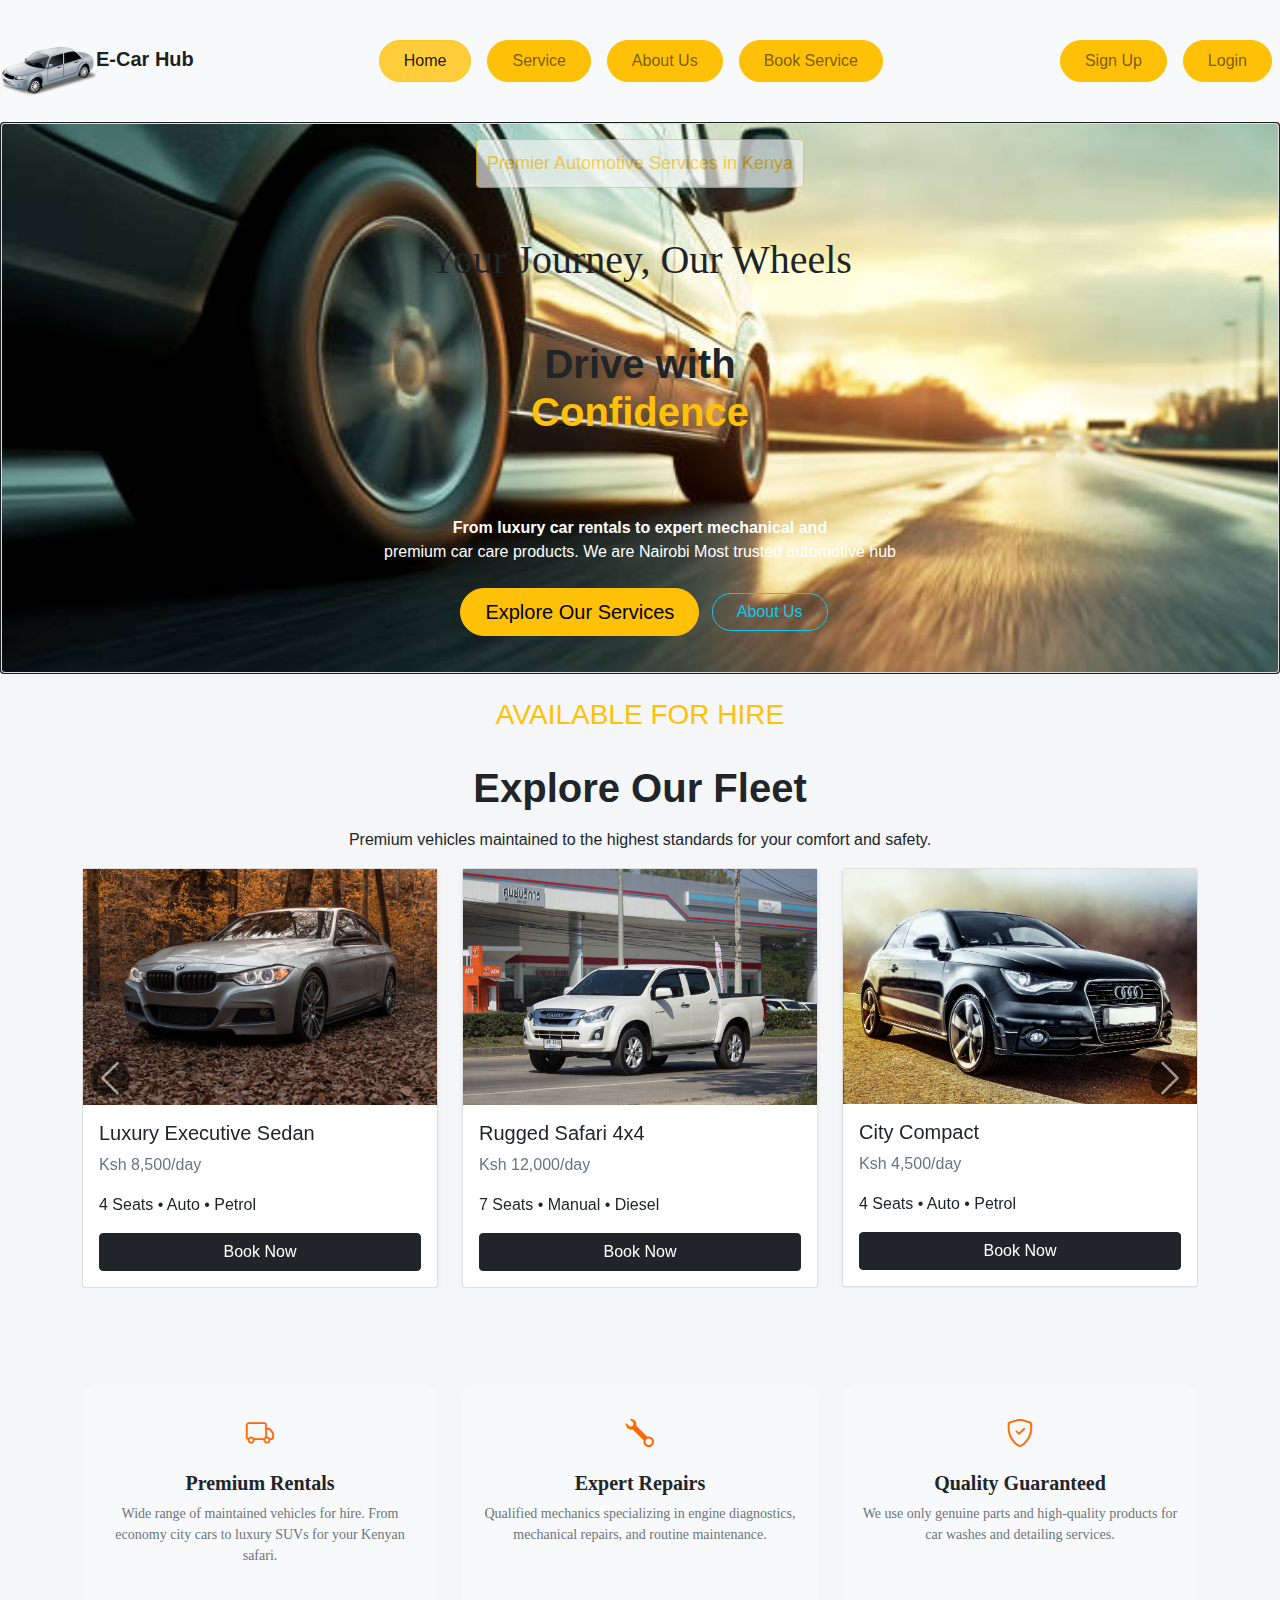
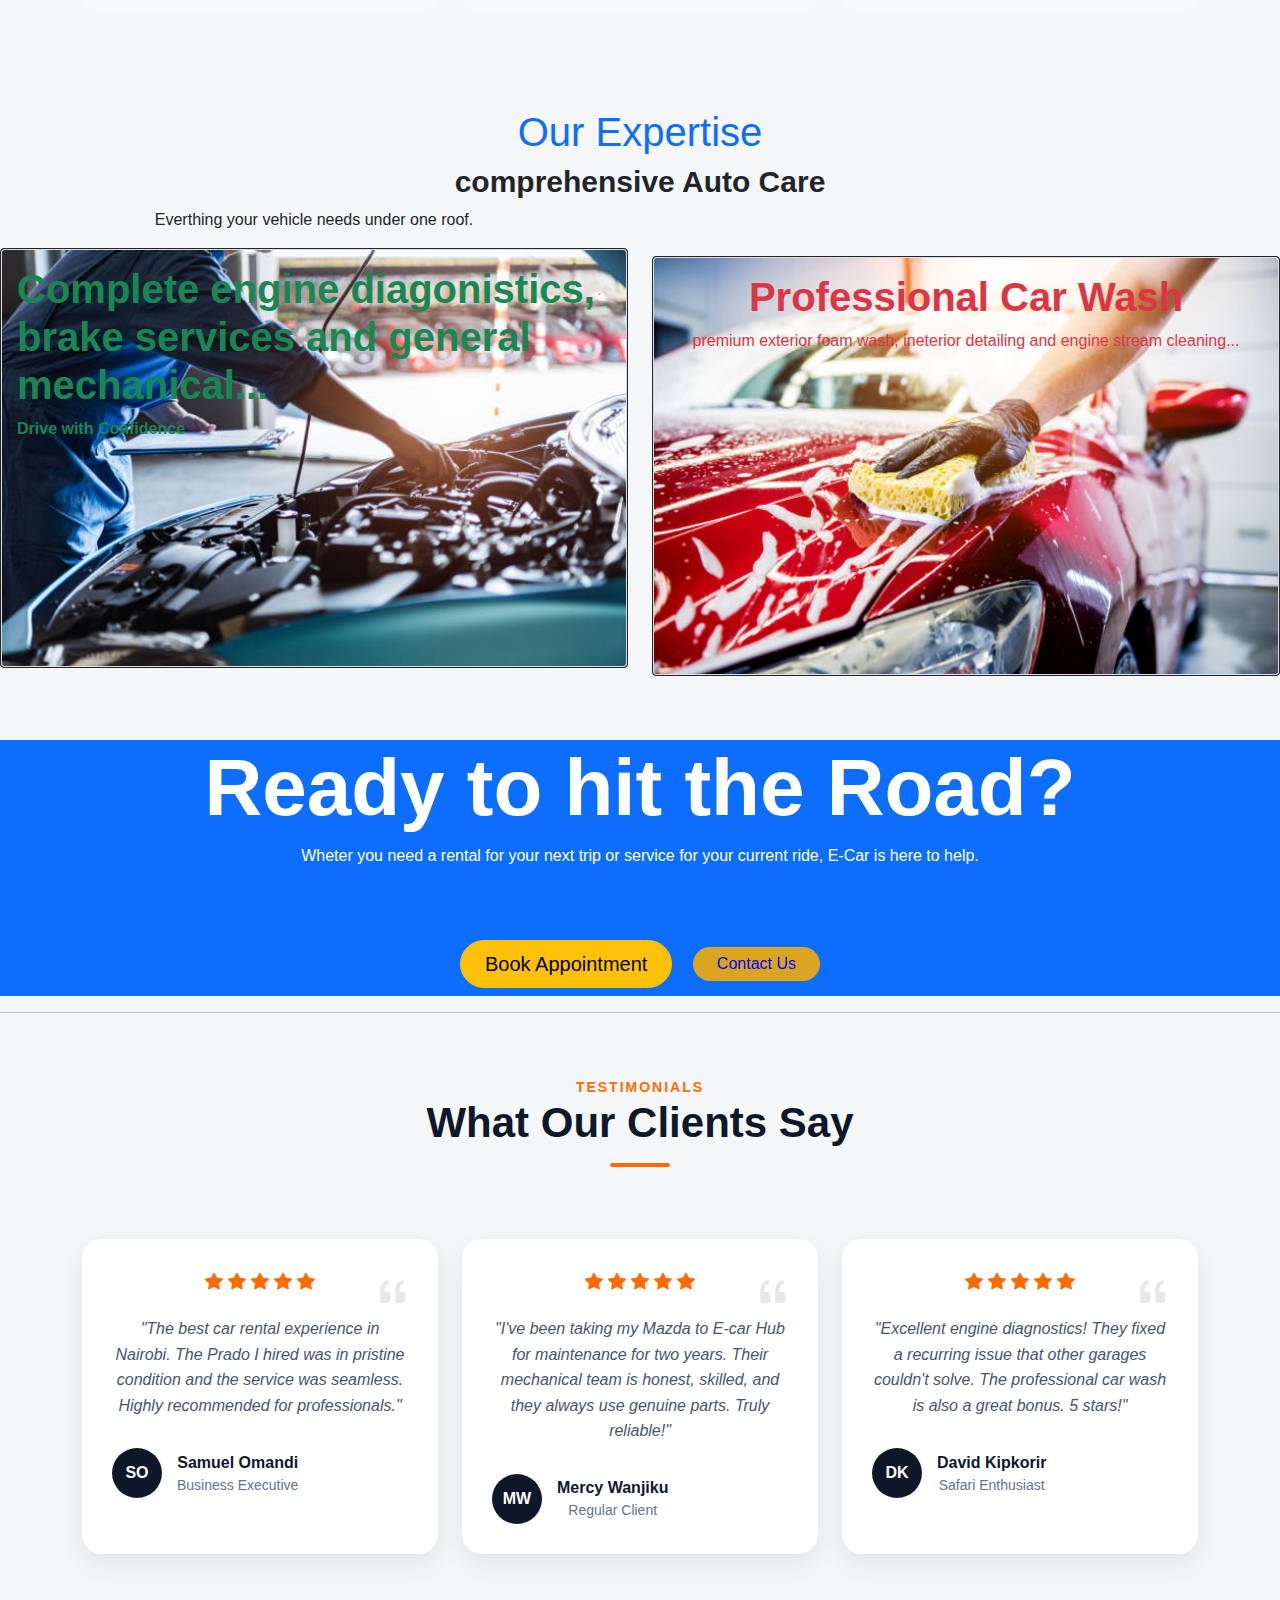
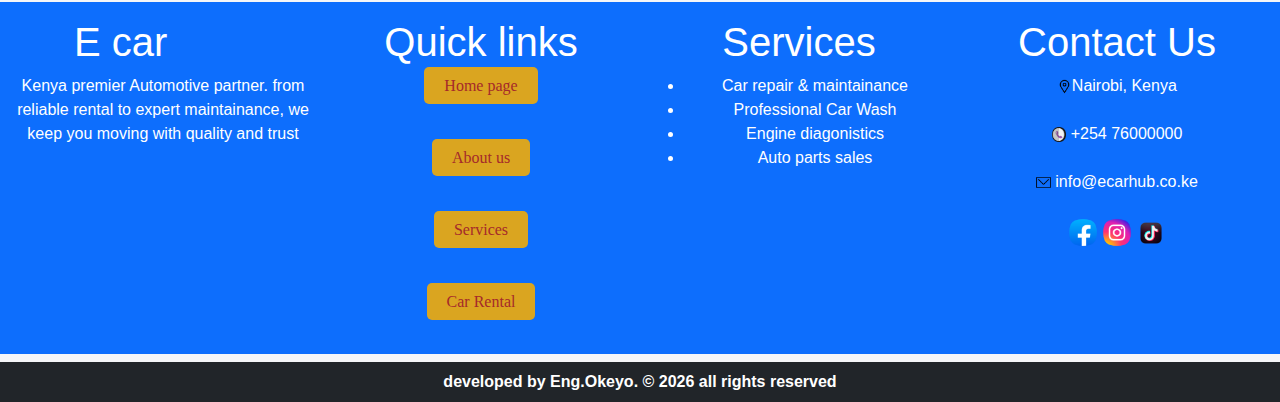
<file: index.html>
<!DOCTYPE html>
<html lang="en">
<head>
    <meta charset="UTF-8">
    <meta name="viewport" content="width=device-width, initial-scale=1.0">
    <title>E-Car Hub</title>
    <!-- linking boostrap and js script -->
    <link rel="stylesheet" href="dist/css/bootstrap.css">
    <!-- linking dist js -->
    <script src="dist/js/bootstrap.js"></script>
    <!-- linking css styling -->
    <link rel="stylesheet" href="style.css">
    <script src="dist/js/bootstrap.bundle.min.js"></script>
    <!-- linking online icon css -->
    <link href="https://cdn.jsdelivr.net/npm/bootstrap-icons@1.11.1/font/bootstrap-icons.css" rel="stylesheet">

</head>
<body>

      <!-- section one starts here nav bar  -->
         <section class="row">
            <div class="col-lg-12">
                 <nav class="navbar navbar-expand-lg navbar-light bg-light">
                    <a href="index.html" class="navbar-brand"><img src="images/Car_Grey.webp" alt="Car_Grey"><b>E-Car Hub</b></a>

                     <button class="navbar-toggler collapsed" data-bs-toggle="collapse" data-bs-target="#navbarcontents">
                        <span class="navbar-toggler-icon"></span>
                     </button>

                     <div id="navbarcontents" class="navbar-collapse collapse">
                         <div class="navbar-nav ms-auto">
                            <a href="index.html" class="nav-link active btn btn-warning rounded-pill px-4 m-2">Home</a>
                            <a href="services.html" class="nav-link btn btn-warning rounded-pill px-4 m-2">Service</a>
                            <a href="about.html" class="nav-link btn btn-warning rounded-pill px-4 m-2">About Us</a>
                            <a href="requestform.html" class="nav-link btn btn-warning rounded-pill px-4 m-2">Book Service</a>
                        </div>
                        
                          <div class="navbar-nav ms-auto">
                              <a href="signup.html" class="nav-item nav-link btn btn-warning rounded-pill px-4 m-2">Sign Up</a>
                              <a href="login.html" class="nav-item nav-link btn btn-warning rounded-pill px-4 m-2">Login</a>
                           </div>
                     </div>
                 </nav>
            </div>
         </section>
      <!-- section one ends here nav bar -->

        <!-- section overlay content of the e car -->
          <section class="row">
            <div class="col-lg-12">
             <div class="card text-white bg-dark text-center">
                    <img src="images/carroad1.jpg" class="card" id="carroad" alt="carroad1" width="100%" height="550">

                        <div class="card-img-overlay cardroar1">

                        <div><button type="button" class="btn btn-outline-warning text-warning" id="mine" disabled>Premier Automotive Services in Kenya</button></div>
                    
                         <h1 class="pt-5 text-dark wheel">Your Journey, Our Wheels</h1>

                         <h1 class="pt-5"><b class="text-dark">Drive with <br><span class="text-warning">Confidence</span></b></h1> <br>

                         <p class="pt-5"><b>From luxury car rentals to expert mechanical and</b> <br> premium car care products. We are Nairobi Most trusted automotive hub</p>

                         <a href="#" class="btn btn-warning btn-lg rounded-pill px-4 m-2 A1">Explore Our Services</a>
                         <a href="#" class="btn btn-outline-info lg rounded-pill px-4">About Us</a>
                </div>
             </div>
            </div>
          </section> <br>
        <!-- e car content -->

        <!-- paragraph to carousel info -->
         <h3 class="text-warning text-center">AVAILABLE FOR HIRE</h3><br>
         <h1 class="A2 text-center"><b>Explore Our Fleet</b></h1>
         <p class="text-center justify-content-center"><center>Premium vehicles maintained to the highest standards for your comfort and safety.</center></p>
         <!-- end of carousel info -->

        <!-- to dsiplay carousel and other content -->

         <div class="container">

            <div id="carCarousel" class="carousel slide" data-bs-ride="false">

               <div class="carousel-inner">

                  <!-- Slide 1 -->
                  <div class="carousel-item active">
                     <div class="row">

                     <div class="col-md-4">
                        <div class="card shadow-sm">
                           <img src="images/bmw1.jpg">
                           <div class="card-body">
                           <h5 class="card-title">Luxury Executive Sedan</h5>
                           <p class="text-muted">Ksh 8,500/day</p>
                           <p>4 Seats • Auto • Petrol</p>
                           <button class="btn btn-dark w-100">Book Now</button>
                           </div>
                        </div>
                     </div>

                     <div class="col-md-4">
                        <div class="card shadow-sm">
                           <img src="images/isuzu2.jpg">
                           <div class="card-body">
                           <h5 class="card-title">Rugged Safari 4x4</h5>
                           <p class="text-muted">Ksh 12,000/day</p>
                           <p>7 Seats • Manual • Diesel</p>
                           <button class="btn btn-dark w-100">Book Now</button>
                           </div>
                        </div>
                     </div>

                     <div class="col-md-4">
                        <div class="card shadow-sm">
                           <img src="images/Audio1.jpg">
                           <div class="card-body">
                           <h5 class="card-title">City Compact</h5>
                           <p class="text-muted">Ksh 4,500/day</p>
                           <p>4 Seats • Auto • Petrol</p>
                           <button class="btn btn-dark w-100">Book Now</button>
                           </div>
                        </div>
                     </div>

                     </div>
                  </div>

                  <!-- Slide 2 -->
                  <div class="carousel-item">
                     <div class="row">

                     <div class="col-md-4">
                        <div class="card shadow-sm">
                           <img src="images/ford 3.jpg">
                           <div class="card-body">
                           <h5 class="card-title">Rugged Safari 4x4</h5>
                           <p class="text-muted">Ksh 10,000/day</p>
                           <p>7 Seats • Manual • Diesel</p>
                           <button class="btn btn-dark w-100">Book Now</button>
                           </div>
                        </div>
                     </div>

                     <div class="col-md-4">
                        <div class="card shadow-sm">
                           <img src="images/subaru1.jpg">
                           <div class="card-body">
                           <h5 class="card-title">City Compact</h5>
                           <p class="text-muted">Ksh 4,500/day</p>
                           <p>4 Seats • Auto • Petrol</p>
                           <button class="btn btn-warning w-100">Book Now</button>
                           </div>
                        </div>
                     </div>

                     <div class="col-md-4">
                        <div class="card shadow-sm">
                           <img src="images/outlander.jpg">
                           <div class="card-body">
                           <h5 class="card-title">Family SUV</h5>
                           <p class="text-muted">Ksh 6,000/day</p>
                           <p>7 Seats • Auto • Petrol</p>
                           <button class="btn btn-warning w-100">Book Now</button>
                           </div>
                        </div>
                     </div>

                     </div>
                  </div>

               </div>

               <!-- Controls -->
               <button class="carousel-control-prev" type="button" data-bs-target="#carCarousel" data-bs-slide="prev">
                  <span class="carousel-control-prev-icon"></span>
               </button>

               <button class="carousel-control-next" type="button" data-bs-target="#carCarousel" data-bs-slide="next">
                  <span class="carousel-control-next-icon"></span>
               </button>

            </div>
         </div><br><br>
        <!-- display of carsouel and other content ends -->

          <!-- over heads of services of E-hub -->
         <div class="container py-5">
            <div class="row g-4">

               <!-- Card 1 -->
               <div class="col-md-4">
                     <div class="service-card" id="s25">
                        <div class="icon-box">
                           <i class="bi bi-truck"></i>
                        </div>
                        <h5 class="service-title">Premium Rentals</h5>
                        <p class="service-text">
                           Wide range of maintained vehicles for hire. From economy city cars 
                           to luxury SUVs for your Kenyan safari.
                        </p>
                     </div>
               </div>

               <!-- Card 2 -->
               <div class="col-md-4">
                     <div class="service-card" id="s25">
                        <div class="icon-box icon-white">
                           <i class="bi bi-wrench"></i>
                        </div>
                        <h5 class="service-title">Expert Repairs</h5>
                        <p class="service-text">
                           Qualified mechanics specializing in engine diagnostics,
                           mechanical repairs, and routine maintenance.
                        </p>
                     </div>
               </div>

               <!-- Card 3 -->
               <div class="col-md-4">
                     <div class="service-card" id="s25">
                        <div class="icon-box">
                           <i class="bi bi-shield-check"></i>
                        </div>
                        <h5 class="service-title">Quality Guaranteed</h5>
                        <p class="service-text">
                           We use only genuine parts and high-quality products
                           for car washes and detailing services.
                        </p>
                        </div>
                  </div>

            </div>
         </div>
          <br><br>
           <!-- end of over heads -->

           <!-- the comprehensive autos  -->
            <h2 class="text-primary A3 text-center">Our Expertise</h2>
            <h3 class="A4 text-center"><b>comprehensive Auto Care</b></h3>

            <section class="row">
            <div class="col-lg-6">
                    <p class="text-center roof">Everthing your vehicle needs under one roof.</p>
                    <!-- card one for mechanics -->
                <div class="card text-white bg-dark border-dark mb-3" style="max-width: 50rem;">
                        <img src="images/repair3.jpg" class="card" alt="repair3" width="100%">

                    <div class="card-img-overlay">

                    <h1 class="text-success"><b>Complete engine diagonistics, brake services and general mechanical...</b></h1>

                    <p class="card-text text-success"><b>Drive with Confidence</b></p> <br>

                     </div>
                </div>
             </div>

             <!-- card 2 for car wash -->
              <div class="col-lg-6 text-center text-primary"> <br><br>

                <div class="card text-white bg-dark border-dark mb-3" style="max-width: 50rem;">
                        <img src="images/carwash 1.jpg" class="card" alt="carwash1" width="100%">

                    <div class="card-img-overlay">

                    <h1 class="text-danger text center"><b>Professional Car Wash</b></h1>

                    <p class="text-danger">premium exterior foam wash, ineterior detailing and engine stream cleaning...</p> <br>

                     </div>
                </div>
             </div>
            </section> <br><br>
            <!-- end of compresive autos -->

            <!-- awarness track for the main theme -->
             <section class="row  bg-primary text-white">
                <div class="col-lg-12 text-center">
                    <h1 class="A7"><b>Ready to hit the Road?</b></h1>

                    <p>Wheter you need a rental for your next trip or service for your current ride, E-Car is here to help.</p> <br><br>

                     <a href="#" class="btn btn-warning btn-lg rounded-pill px-4 m-2 A5">Book Appointment</a> 
                     <a href="#" class="btn btn-outline-info btn lg rounded-pill px-4 m-2 A6">Contact Us</a>
                </div>
             </section><hr>
             <!-- end of the track theme -->

             <!-- testmonials sectiom to improve connectivity starts here -->          
               <section class="py-5">
                  <div class="container text-center">

                     <div class="section-title-small">TESTIMONIALS</div>
                     <h2 class="section-title">What Our Clients Say</h2>
                     <div class="title-underline"></div>

                     <div class="row mt-5 g-4">

                           <!-- Card 1 -->
                           <div class="col-lg-4 col-md-6">
                              <div class="testimonial-card">
                                 <div class="stars">
                                       <i class="bi bi-star-fill"></i>
                                       <i class="bi bi-star-fill"></i>
                                       <i class="bi bi-star-fill"></i>
                                       <i class="bi bi-star-fill"></i>
                                       <i class="bi bi-star-fill"></i>
                                 </div>

                                 <i class="bi bi-quote quote-icon"></i>

                                 <p class="testimonial-text">
                                       "The best car rental experience in Nairobi. The Prado I hired was in pristine condition and the service was seamless. Highly recommended for professionals."
                                 </p>

                                 <div class="profile">
                                       <div class="profile-circle">SO</div>
                                       <div>
                                          <div class="profile-name">Samuel Omandi</div>
                                          <div class="profile-role">Business Executive</div>
                                       </div>
                                 </div>
                              </div>
                           </div>

                           <!-- Card 2 -->
                           <div class="col-lg-4 col-md-6">
                              <div class="testimonial-card">
                                 <div class="stars">
                                       <i class="bi bi-star-fill"></i>
                                       <i class="bi bi-star-fill"></i>
                                       <i class="bi bi-star-fill"></i>
                                       <i class="bi bi-star-fill"></i>
                                       <i class="bi bi-star-fill"></i>
                                 </div>

                                 <i class="bi bi-quote quote-icon"></i>

                                 <p class="testimonial-text">
                                       "I've been taking my Mazda to E-car Hub for maintenance for two years. Their mechanical team is honest, skilled, and they always use genuine parts. Truly reliable!"
                                 </p>

                                 <div class="profile">
                                       <div class="profile-circle">MW</div>
                                       <div>
                                          <div class="profile-name">Mercy Wanjiku</div>
                                          <div class="profile-role">Regular Client</div>
                                       </div>
                                 </div>
                              </div>
                           </div>

                           <!-- Card 3 -->
                           <div class="col-lg-4 col-md-6">
                              <div class="testimonial-card">
                                 <div class="stars">
                                       <i class="bi bi-star-fill"></i>
                                       <i class="bi bi-star-fill"></i>
                                       <i class="bi bi-star-fill"></i>
                                       <i class="bi bi-star-fill"></i>
                                       <i class="bi bi-star-fill"></i>
                                 </div>

                                 <i class="bi bi-quote quote-icon"></i>

                                 <p class="testimonial-text">
                                       "Excellent engine diagnostics! They fixed a recurring issue that other garages couldn't solve. The professional car wash is also a great bonus. 5 stars!"
                                 </p>

                                 <div class="profile">
                                       <div class="profile-circle">DK</div>
                                       <div>
                                          <div class="profile-name">David Kipkorir</div>
                                          <div class="profile-role">Safari Enthusiast</div>
                                       </div>
                                 </div>
                              </div>
                           </div>

                     </div>

                  </div>
               </section>
             <!-- testmonials sectiom to improve connectivity ends here -->


             <!-- footer section section of summary -->
             <section class="row text-center p-3 mb-2 bg-primary text-white">
                <div class="col-lg-3">
                    <h1>E car <span class="text-primary">Hub</span></h1>

                    <p>Kenya premier Automotive partner. from reliable rental to expert maintainance, we keep you moving with quality and trust</p>
                </div>

                <!-- quick links -->
                 <div class="col-lg-3 text-center">
                    <h1>Quick links</h1>
                    <a href="index.html" class="A8">Home page</a><br> <br><br>
                    <a href="about.html" class="A8">About us</a><br><br><br>
                    <a href="services.html" class="A8">Services</a><br><br><br>
                    <a href="#" class="A8">Car Rental</a><br><br>
                </div>
                <!-- links ends here -->

                <!-- services -->
                 <div class="col-lg-3 text-center">
                    <h1>Services</h1>
                    <ul>
                        <li>Car repair & maintainance</li>
                        <li>Professional Car Wash</li>
                        <li>Engine diagonistics</li>
                        <li>Auto parts sales</li>
                    </ul>
                </div>
                <!-- end of services -->

                <!-- contact us -->
                 <div class="col-lg-3 text-center">
                    <h1>Contact Us</h1>
                    <img src="images/location-pin.webp" alt="location-pin" width="5%" >Nairobi, Kenya <br><br>

                    <img src="images/phone_2.webp" alt="phone" width="5%"> +254 76000000 <br><br>

                    <img src="images/message1.webp" alt="phone" width="5%"> info@ecarhub.co.ke <br><br>

                    <!-- media links -->
                     <a href="htps://www.facebook.com"><img src="images/fb.webp" alt="fb" width="10%"></a>  
                     <a href="htpps://www.instagram.com"><img src="images/ig.webp" alt="ig"  width="10%"></a>
                     <a href="https:www.titok.com"><img src="images/tiktok_icon.webp" alt="titok"  width="10%"></a>

                </div>
            </section>
             <!-- endnote summarry -->

            <!-- footer -->
             
                 <footer class="text-center text-white bg-dark p-2">
                    <b>developed by Eng.Okeyo. &copy; 2026 all rights reserved</b>
                 </footer>

            <!-- end of footer -->
</body>
</html>
</file>
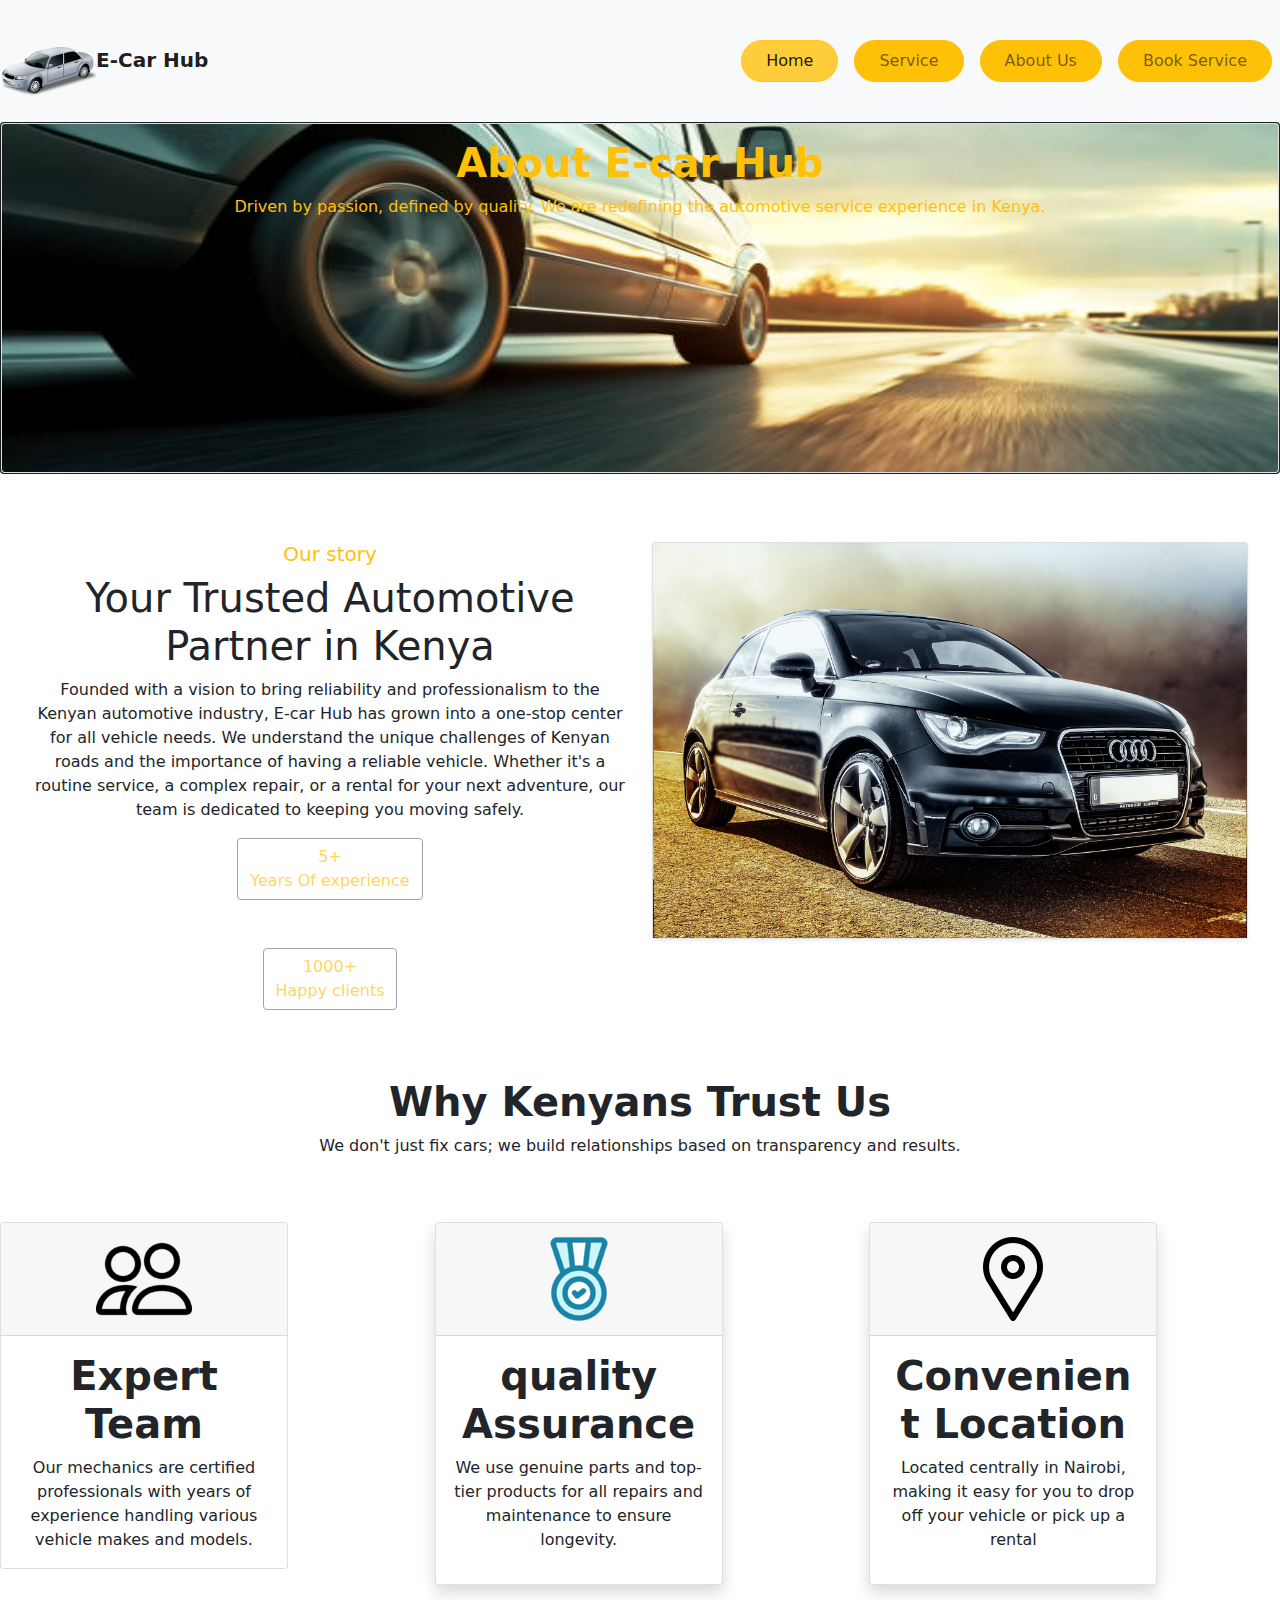
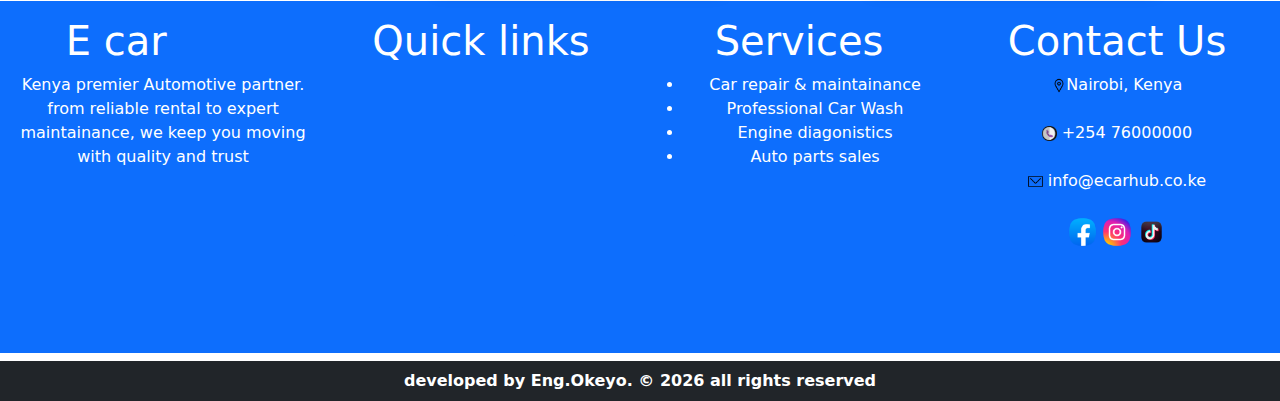
<file: about.html>
<!DOCTYPE html>
<html lang="en">
<head>
    <meta charset="UTF-8">
    <meta name="viewport" content="width=device-width, initial-scale=1.0">
    <title>About Us Page</title>

     <!-- linking boostrap and js script -->
    <link rel="stylesheet" href="dist/css/bootstrap.css">
    <script src="dist/js/bootstrap.js"></script>
</head>
<body>

     <!-- section one starts here nav bar  -->
         <section class="row">
            <div class="col-lg-12">
                 <nav class="navbar navbar-expand-lg navbar-light bg-light">
                    <a href="index.html" class="navbar-brand"><img src="images/Car_Grey.webp" alt="Car_Grey"><b>E-Car Hub</b></a>

                     <button class="navbar-toggler collapsed" data-bs-toggle="collapse" data-bs-target="#navbarcontents">
                        <span class="navbar-toggler-icon"></span>
                     </button>

                     <div id="navbarcontents" class="navbar-collapse collapse">
                        <div class="navbar-nav ms-auto">
                            <a href="index.html" class="nav-link active btn btn-warning rounded-pill px-4 m-2">Home</a>
                            <a href="services.html" class="nav-link btn btn-warning rounded-pill px-4 m-2">Service</a>
                            <a href="about.html" class="nav-link btn btn-warning rounded-pill px-4 m-2">About Us</a>
                            <a href="#" class="nav-link btn btn-warning rounded-pill px-4 m-2">Book Service</a>
                        </div>
                     </div>
                 </nav>
            </div>
         </section>
         <!-- section one ends here nav bar -->

          <!-- section overlay content of the e car -->
          <section class="row">
            <div class="col-lg-12">
                <div class="card text-warning bg-dark text-center rounded mx-auto d-block">
                <img src="images/carroad1.jpg" class="card" alt="carroad1" width="100%" height="350px" style="max-width: auto;">

                <div class="card-img-overlay">
                    <h1><b>About E-car Hub</b></h1>

                    <p>Driven by passion, defined by quality. We are redefining the automotive service experience in Kenya.</p>
                </div>
            </div>
            </div>
          </section> <br><br>
          <!-- e car content -->

          <!-- our story about us section one -->
           <section class="row" style="margin: 20px;;">
                <div class="col-lg-6 text-center">
                    <h5 class="text-warning">Our story</h5>

                    <h1 class="text-dark">Your Trusted Automotive Partner in Kenya</h1>
                    <p>Founded with a vision to bring reliability and professionalism to the Kenyan automotive industry, E-car Hub has grown into a one-stop center for all vehicle needs.
                    We understand the unique challenges of Kenyan roads and the importance of having a reliable vehicle. Whether it's a routine service, a complex repair, or a rental for your next adventure, our team is dedicated to keeping you moving safely.</p>

                    
                    <div><button type="button" class="btn btn-outline-secondary text-warning" disabled>5+ <br> Years Of experience</button></div><br><br>

                    <div><button type="button" class="btn btn-outline-secondary text-warning" disabled> 1000+<br>Happy clients</button></div>
    
                </div> 
                <!-- image of demio -->

                <div class="col-lg-6">
                    <div class="card car-card shadow-sm">
                        <img src="images/Audio1.jpg">
                    </div>
                </div>
           </section>
           <!-- end of about us --> <br><br>

           <!-- why kenya trust us -->
            <section class="row text-center">
                <div class="col-lg-12">
                    <h1> <b>Why Kenyans Trust Us</b></h1>
                    <p>We don't just fix cars; we build relationships based on transparency and results.
                    </p>
                </div>
            </section> <br><br>
            <!-- ends here trust us -->

            <!-- creating cards to hold some content -->
          <section class="row">
             <div class="col-lg-4 text-center">
              <div class="card text-bg-light mb-3" style="max-width: 18rem;">
                    <div class="card-header"><img src="images/people_icon.webp" alt="people"></div>
                    <div class="card-body">
                        <h1 class="card-title"><b>Expert Team</b></h1>
                        <p class="card-text">Our mechanics are certified professionals with years of experience handling various vehicle makes and models.</p>
                    </div>
                    </div>
              </div>

              <!-- second image of car -->
               <div class="col-lg-4 text-center">
                 <div class="card shadow mb-3" style="max-width: 18rem;">

                     <div class="card-header ">
                        <Img><img src="images/quality_badge.webp" alt="badge"></Img>
                     </div>

                      <div class="card-body">
                        <h1><b>quality Assurance</b></h1>
                        <p>We use genuine parts and top-tier products for all repairs and maintenance to ensure longevity.</p>
                      </div>
                 </div>
              </div>
               <!-- 2nd image card ends -->

               <!-- 3rd image card  -->
                 <div class="col-lg-4 text-center">
                 <div class="card shadow " style="max-width: 18rem;">

                     <div class="card-header ">
                        <Img><img src="images/location-pin.webp" alt="location"></Img>
                     </div>

                      <div class="card-body">
                        <h1><b>Convenient Location</b></h1>
                        <p>Located centrally in Nairobi, making it easy for you to drop off your vehicle or pick up a rental</p>
                      </div>
                 </div>
              </div>
                <!-- 3rd image card ends -->
            </section>
             <!-- finish of cards  -->

             <!-- footers -->
               <section class="row text-center p-3 mb-2 bg-primary text-white">
                <div class="col-lg-3">
                    <h1>E car <span class="text-primary">Hub</span></h1>

                    <p>Kenya premier Automotive partner. from reliable rental to expert maintainance, we keep you moving with quality and trust</p>
                </div>

                <!-- quick links -->
                 <div class="col-lg-3 text-center">
                    <h1>Quick links</h1>
                    <a href="index.html" class="A8">Home page</a><br> <br><br>
                    <a href="about.html" class="A8">About us</a><br><br><br>
                    <a href="services.html" class="A8">Services</a><br><br><br>
                    <a href="#" class="A8">Car Rental</a><br><br>
                </div>
                <!-- links ends here -->

                <!-- services -->
                 <div class="col-lg-3 text-center">
                    <h1>Services</h1>
                    <ul>
                        <li>Car repair & maintainance</li>
                        <li>Professional Car Wash</li>
                        <li>Engine diagonistics</li>
                        <li>Auto parts sales</li>
                    </ul>
                </div>
                <!-- end of services -->

                <!-- contact us -->
                 <div class="col-lg-3 text-center">
                    <h1>Contact Us</h1>
                    <img src="images/location-pin.webp" alt="location-pin" width="5%" >Nairobi, Kenya <br><br>

                    <img src="images/phone_2.webp" alt="phone" width="5%"> +254 76000000 <br><br>

                    <img src="images/message1.webp" alt="phone" width="5%"> info@ecarhub.co.ke <br><br>

                    <!-- media links -->
                     <a href="htps://www.facebook.com"><img src="images/fb.webp" alt="fb" width="10%"></a>  
                     <a href="htpps://www.instagram.com"><img src="images/ig.webp" alt="ig"  width="10%"></a>
                     <a href="https:www.titok.com"><img src="images/tiktok_icon.webp" alt="titok"  width="10%"></a>

                </div>
            </section>
             <!-- endnote summarry -->

            <!-- footer -->
             
                 <footer class="text-center text-white bg-dark p-2">
                    <b>developed by Eng.Okeyo. &copy; 2026 all rights reserved</b>
                 </footer>

            <!-- end of footer -->

</body>
</html>
</file>
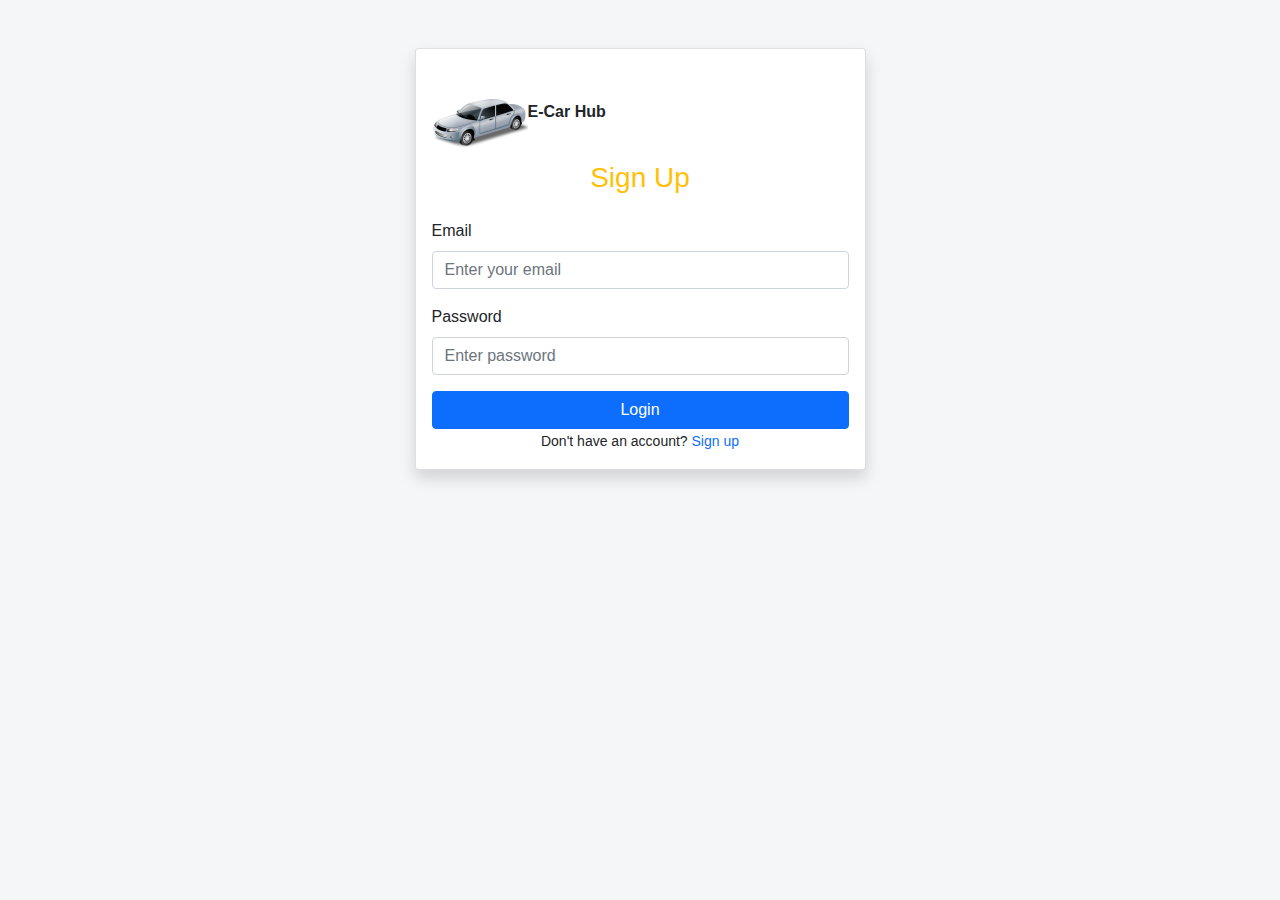
<file: login.html>
<!DOCTYPE html>
<html lang="en">
<head>
    <meta charset="UTF-8">
    <meta name="viewport" content="width=device-width, initial-scale=1.0">
    <title>Sign up</title>
    <!-- links -->
       <link rel="stylesheet" href="dist/css/bootstrap.css">
    <script src="dist/js/bootstrap.js"></script>
    <link rel="stylesheet" href="style.css">
</head>
<body>
        <div class="container mt-5">
                    <div class="row justify-content-center">
                        <div class="col-md-5">

                            <div class="card shadow">
                                <div class="card-body">
                                <img src="images/Car_Grey.webp" alt="Car_Grey"><b>E-Car Hub</b>
                                    <h3 class="text-center mb-4 text-warning">Sign Up</h3>

                                    <form>
                                        <!-- Email -->
                                        <div class="mb-3">
                                            <label class="form-label">Email</label>
                                            <input type="email" class="form-control" placeholder="Enter your email" required>
                                        </div>

                                        <!-- Password -->
                                        <div class="mb-3">
                                            <label class="form-label">Password</label>
                                            <input type="password" class="form-control" placeholder="Enter password" required>
                                        </div>

                                        <!-- Button -->
                                        <div class="d-grid">
                                            <button type="submit" class="btn btn-primary login">
                                                Login
                                            </button>
                                        </div>

                                    </form>

                                     <!-- Login Link -->
                                    <div class="text-center">
                                        <small>
                                        Don't have an account? 
                                        <a href="signup.html" class="text-decoration-none">Sign up</a>
                                        </small>
                                    </div>

                                </div>
                            </div>

                        </div>
                    </div>
         </div>
        <!-- sign up form starts here -->        
</body>
</html>
</file>
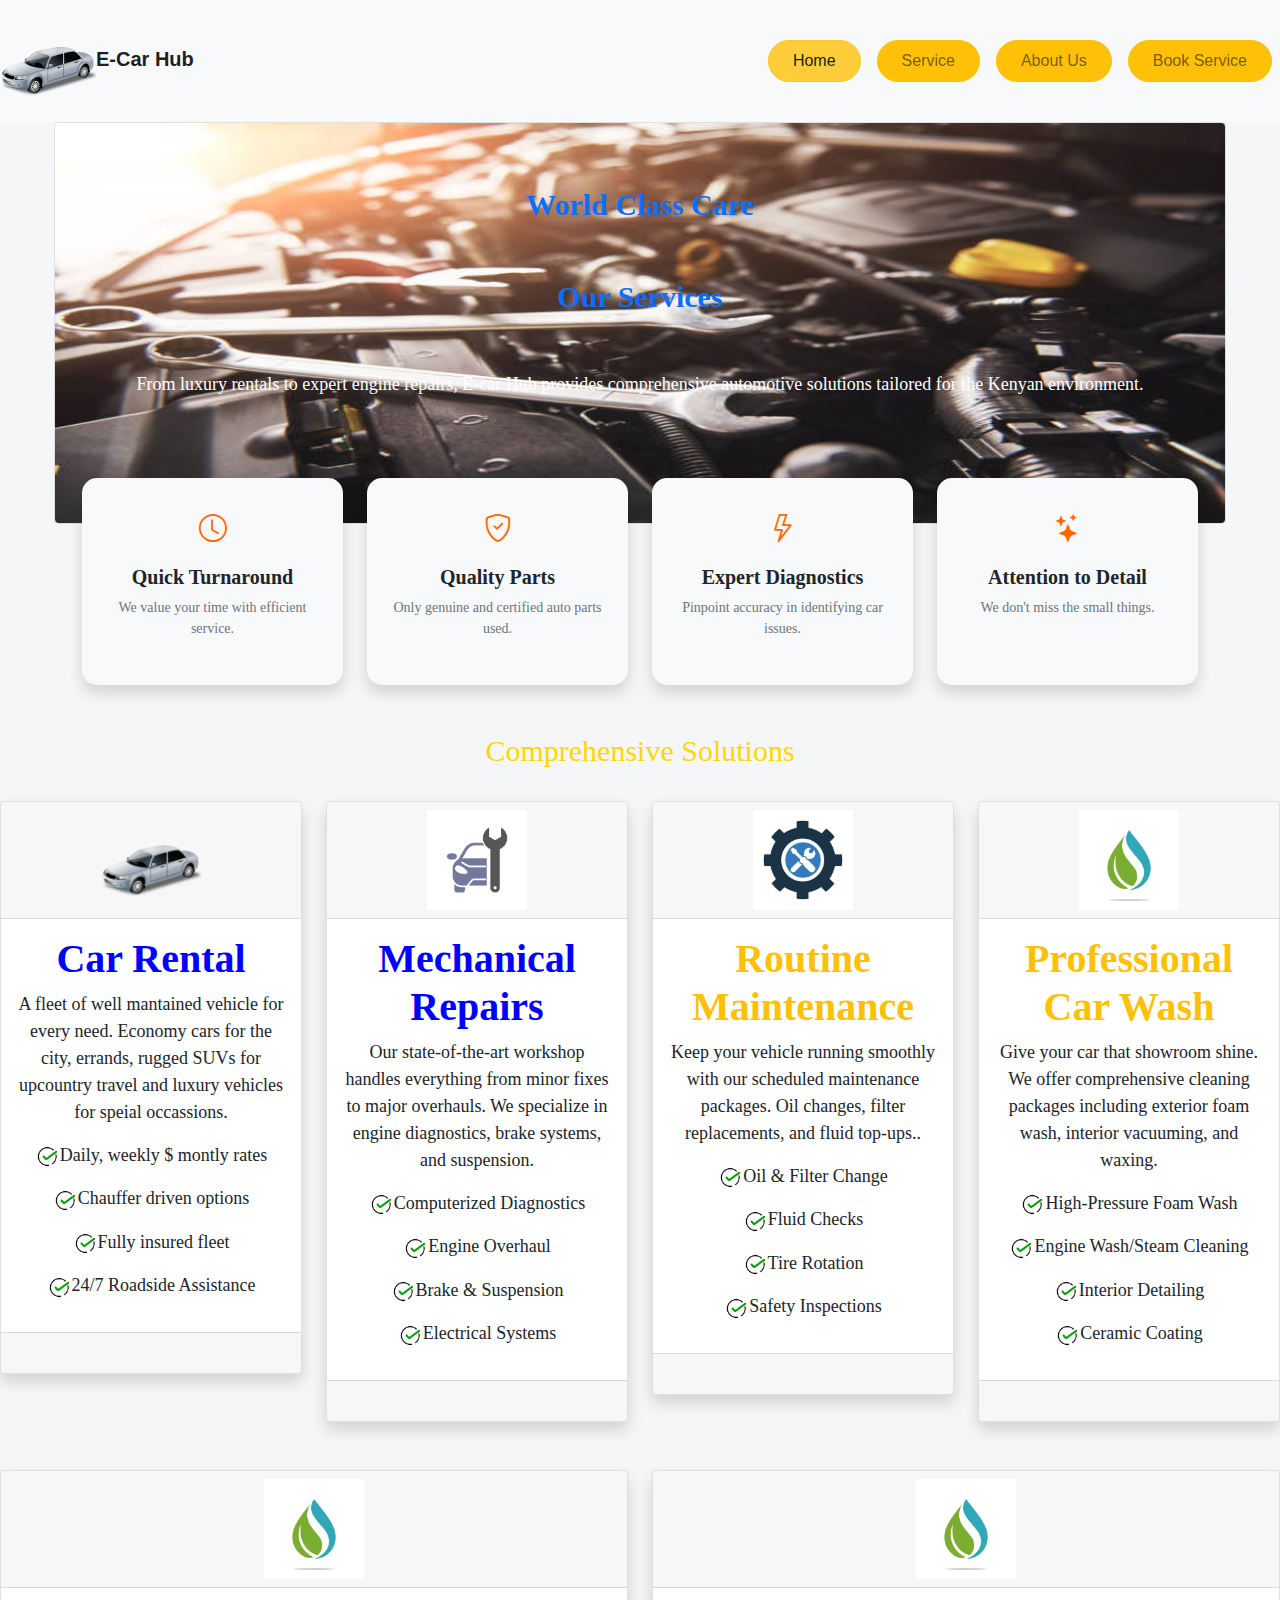
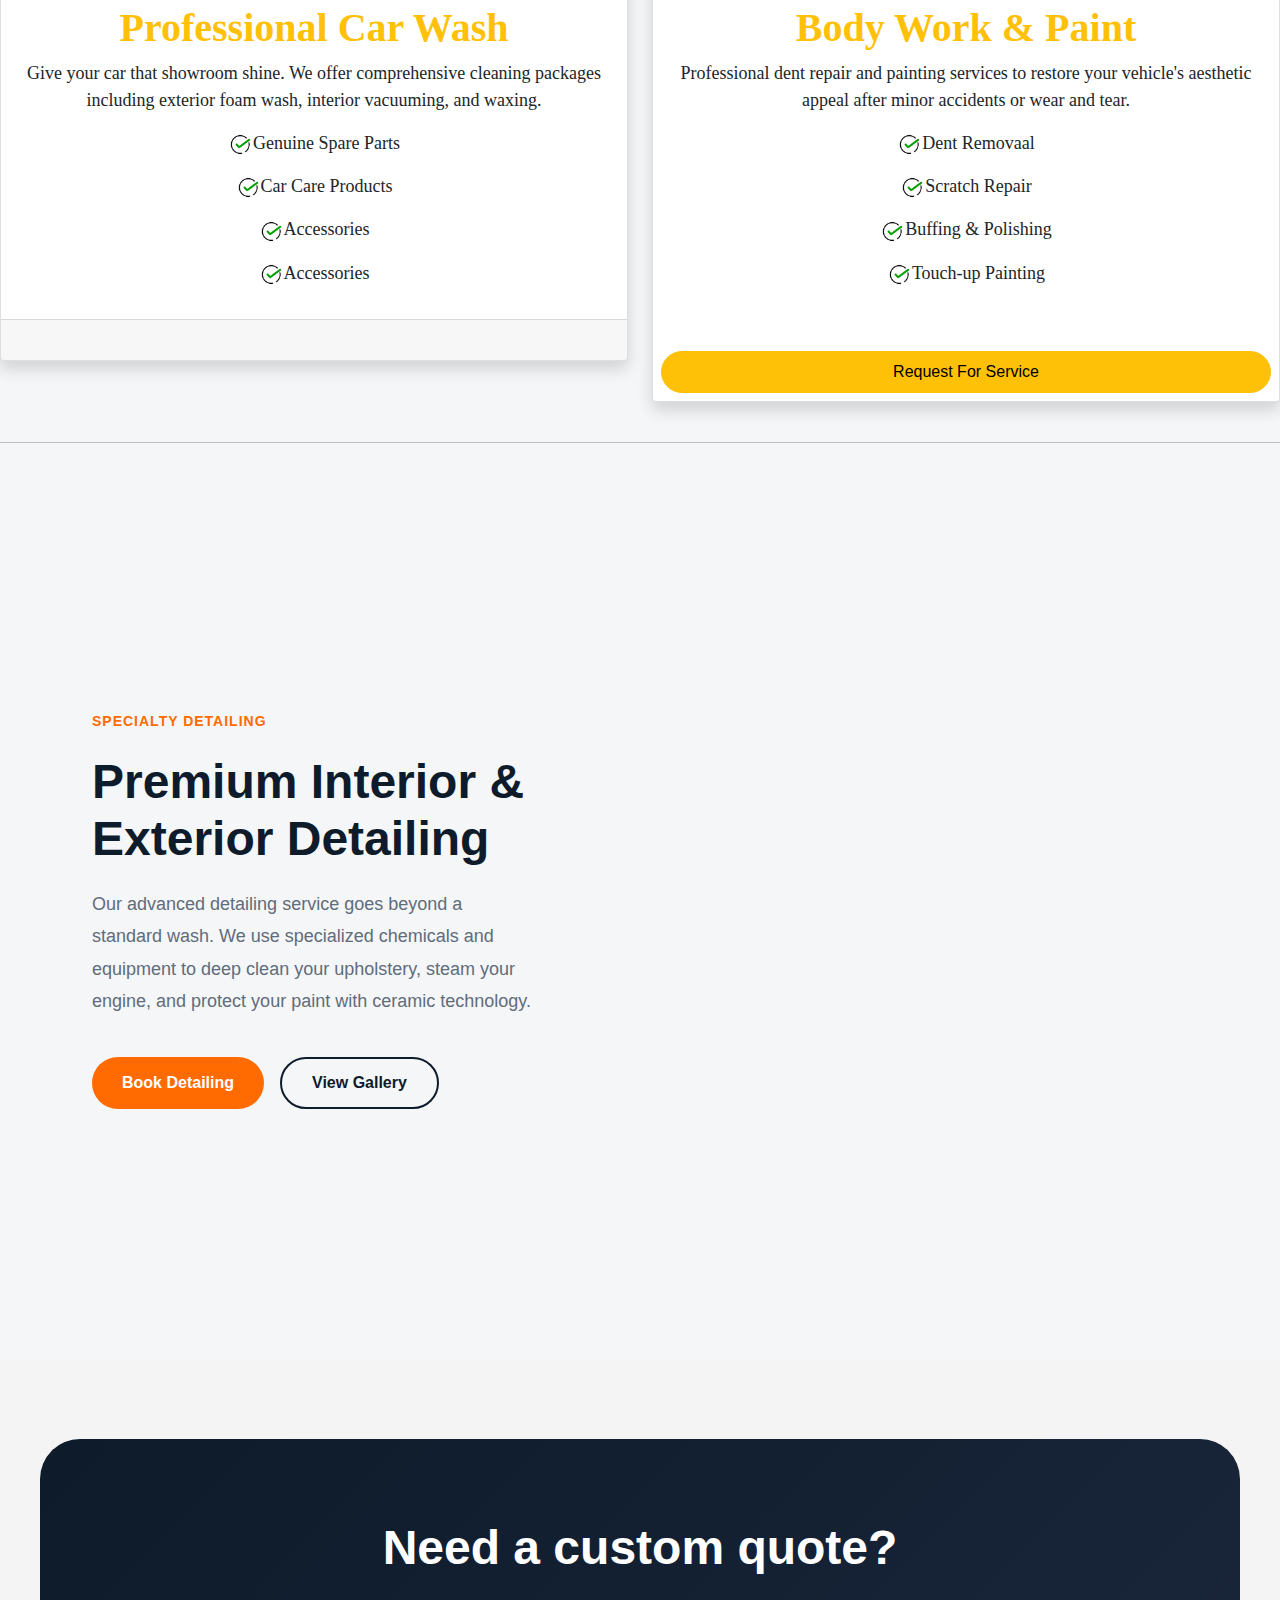
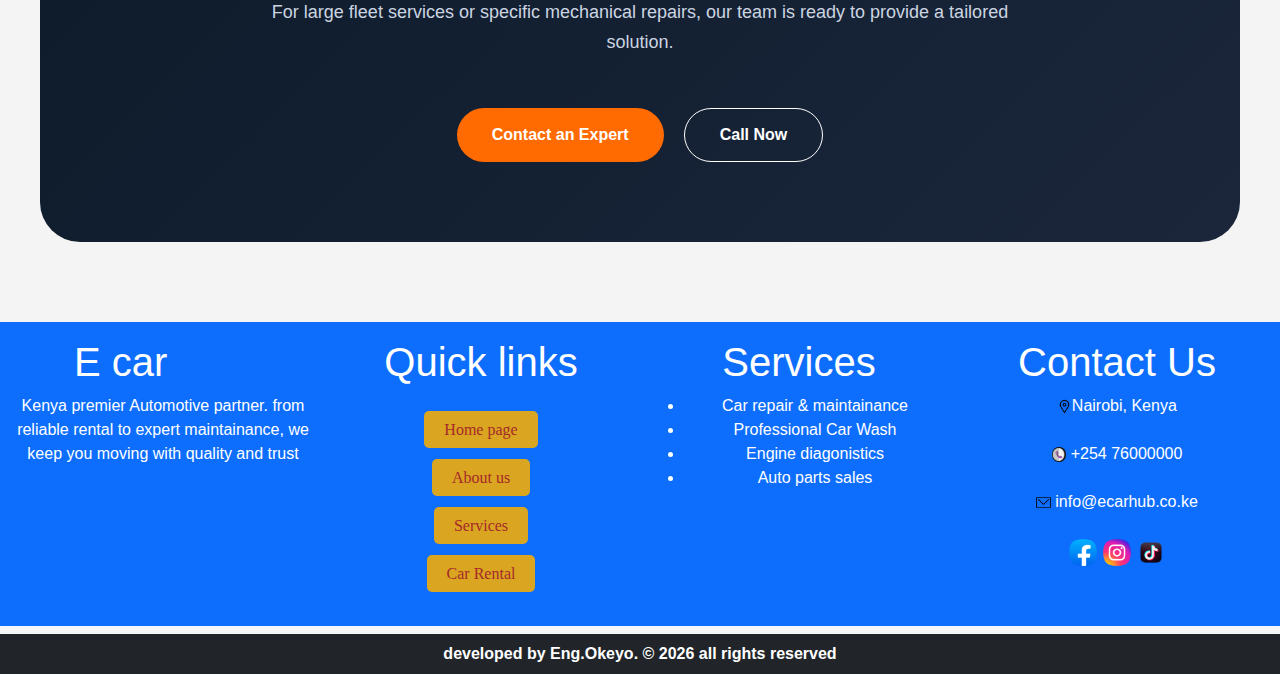
<file: services.html>
<!DOCTYPE html>
<html lang="en">
<head>
    <meta charset="UTF-8">
    <meta name="viewport" content="width=device-width, initial-scale=1.0">
    <title>Services</title>

    <!-- linking boostrap and js script --> 
    <link rel="stylesheet" href="dist/css/bootstrap.css">
    <script src="dist/js/bootstrap.js"></script>

    <!-- css styling  -->
    <link rel="stylesheet" href="style.css">
    <!-- online linking of boostrap icons -->
    <link href="https://cdn.jsdelivr.net/npm/bootstrap-icons@1.11.1/font/bootstrap-icons.css" rel="stylesheet">

</head>
<body>

     <!-- section one starts here nav bar  -->
         <section class="row">
            <div class="col-lg-12">
                 <nav class="navbar navbar-expand-lg navbar-light bg-light">
                    <a href="index.html" class="navbar-brand"><img src="images/Car_Grey.webp" alt="Car_Grey"><b>E-Car Hub</b></a>

                     <button class="navbar-toggler collapsed" data-bs-toggle="collapse" data-bs-target="#navbarcontents">
                        <span class="navbar-toggler-icon"></span>
                     </button>

                     <div id="navbarcontents" class="navbar-collapse collapse">
                        <div class="navbar-nav ms-auto">
                            <a href="index.html" class="nav-link active btn btn-warning rounded-pill px-4 m-2">Home</a>
                            <a href="services.html" class="nav-link btn btn-warning rounded-pill px-4 m-2">Service</a>
                            <a href="about.html" class="nav-link btn btn-warning rounded-pill px-4 m-2">About Us</a>
                            <a href="#" class="nav-link btn btn-warning rounded-pill px-4 m-2">Book Service</a>
                        </div>
                     </div>
                 </nav>
            </div>
         </section>
        <!-- section one ends here nav bar -->

        <!-- image card overlay -->
       <section class="row">
            <div class="col-lg-11 mx-auto">
                <div class="card text-bg-dark text-white">
                     <img src="images/repair4.jpg" class="card-img rounded mx-auto d-block" alt="repair" width="200" height="400">
                     <div class="card-img-overlay">
                     <h5 class="card-title pt-5 text-center text-primary" id="A15"><b>World Class Care</b></h5>
                     <h5 class="card-title pt-5 text-center text-primary" id="A15"><b>Our Services</b></h5>

                      <p class="card-text text-center text-align-middle pt-5 A16">From luxury rentals to expert engine repairs, E-car Hub provides comprehensive automotive solutions tailored for the Kenyan environment.</p>

                    </div>
                </div>
            </div>
       </section>

       <!-- smaller overlay cards services -->
         <div class="container cards-row">
             <div class="row g-4">

                <div class="col-md-3">
                     <div class="service-card shadow">
                     <i class="bi bi-clock"></i>
                     <h5>Quick Turnaround</h5>
                     <p>We value your time with efficient service.</p>
                    </div>
                  </div>

                  <div class="col-md-3">
                     <div class="service-card shadow">
                     <i class="bi bi-shield-check"></i>
                     <h5>Quality Parts</h5>
                     <p>Only genuine and certified auto parts used.</p>
                     </div>
                  </div>

                   <div class="col-md-3">
                     <div  class="service-card shadow">
                     <i class="bi bi-lightning"></i>
                     <h5>Expert Diagnostics</h5>
                     <p>Pinpoint accuracy in identifying car issues.</p>
                     </div>
                  </div>

                  <div class="col-md-3">
                     <div class="service-card shadow">
                     <i class="bi bi-stars"></i>
                     <h5>Attention to Detail</h5>
                     <p>We don't miss the small things.</p>
                     </div>
                  </div>

            </div>
         </div>
        <!-- ends of small overlay cards --> <br><br>

       <!-- section of compresive solutions -->
       <center><h1 id="A17">Comprehensive Solutions</h1></center> <br>

       <section class="row">
            <div class="col-lg-3  text-center">
                <div class="card shadow">

                     <div class="card-header ">
                        <img src="images/Car_Grey.webp" alt="gray car" width="100">
                     </div>

                      <div class="card-body" id="A19">
                        <h1 id="A18"><b>Car Rental</b></h1>
                        <p>A fleet of well mantained vehicle for every need. Economy cars for the city, errands, rugged SUVs for upcountry travel and luxury vehicles for speial occassions.</p>

                        <p><img src="images/tick 2.jpg" alt="tick" width="25px">Daily, weekly $ montly rates</p>
                        <p><img src="images/tick 2.jpg" alt="tick" width="25">Chauffer driven options</p>
                        <p><img src="images/tick 2.jpg" alt="tick" width="25">Fully insured fleet</p>
                        <p><img src="images/tick 2.jpg" alt="tick" width="25">24/7 Roadside Assistance</p>
                      </div>

                       <div class="card-footer">
                        <b class="text-warning"></b> <br>
                       </div>
                </div>
            </div>

            <!-- section row 2 -->
             <div class="col-lg-3  text-center">
                <div class="card shadow">

                     <div class="card-header ">
                        <img src="images/re icon1.jpg" alt="gray car" width="100px">
                     </div>

                      <div class="card-body" id="A19">
                        <h1 id="A18"><b>Mechanical Repairs</b></h1>
                        <p>Our state-of-the-art workshop handles everything from minor fixes to major overhauls. We specialize in engine diagnostics, brake systems, and suspension.</p>

                        <p><img src="images/tick 2.jpg" alt="tick" width="25px">Computerized Diagnostics</p>
                        <p><img src="images/tick 2.jpg" alt="tick" width="25px">Engine Overhaul</p>
                        <p><img src="images/tick 2.jpg" alt="tick" width="25px">Brake & Suspension</p>
                        <p><img src="images/tick 2.jpg" alt="tick" width="25px">Electrical Systems</p>

                      </div>

                       <div class="card-footer">
                        <b class="text-warning"></b> <br>
                       </div>
                </div>
            </div>

            <!-- section three -->
             <div class="col-lg-3  text-center">
                <div class="card shadow ">

                     <div class="card-header">
                        <img src="images/setting icon.jpg" alt="setting" width="100px">
                     </div>

                      <div class="card-body" id="A19">
                        <h1 class="text-warning"><b>Routine Maintenance</b></h1>
                        <p>Keep your vehicle running smoothly with our scheduled maintenance packages. Oil changes, filter replacements, and fluid top-ups..</p>

                        <p><img src="images/tick 2.jpg" alt="tick" width="25px">Oil & Filter Change</p>
                        <p><img src="images/tick 2.jpg" alt="tick" width="25px">Fluid Checks</p>
                        <p><img src="images/tick 2.jpg" alt="tick" width="25px">Tire Rotation</p>
                        <p><img src="images/tick 2.jpg" alt="tick" width="25px">Safety Inspections</p>

                      </div>

                       <div class="card-footer">
                        <b class="text-warning"></b> <br>
                       </div>
                </div>
            </div>

            <!-- section four image -->
             
            <!-- section three -->
             <div class="col-lg-3  text-center">
                <div class="card shadow ">

                     <div class="card-header">
                        <img src="images/water 2.jpg" alt="water" width="100px">
                     </div>

                      <div class="card-body" id="A19">
                        <h1 class="text-warning"><b>Professional Car Wash</b></h1>
                        <p>Give your car that showroom shine. We offer comprehensive cleaning packages including exterior foam wash, interior vacuuming, and waxing.</p>

                        <p><img src="images/tick 2.jpg" alt="tick" width="25px">High-Pressure Foam Wash</p>
                        <p><img src="images/tick 2.jpg" alt="tick" width="25px">Engine Wash/Steam Cleaning</p>
                        <p><img src="images/tick 2.jpg" alt="tick" width="25px">Interior Detailing</p>
                        <p><img src="images/tick 2.jpg" alt="tick" width="25px">Ceramic Coating</p>

                      </div>

                       <div class="card-footer">
                        <b class="text-warning"></b> <br>
                       </div>
                </div>
            </div>
       </section> <br>
       <br>
        <!-- end of the section compresive soltuion -->

        <!-- compressive 2 -->
         <section class="row">
                <div class="col-lg-6  text-center">
                    <div class="card shadow ">

                     <div class="card-header ">
                        <img src="images/water 2.jpg" alt="water" width="100px">
                     </div>

                      <div class="card-body" id="A19">
                        <h1 class="text-warning"><b>Professional Car Wash</b></h1>
                        <p>Give your car that showroom shine. We offer comprehensive cleaning packages including exterior foam wash, interior vacuuming, and waxing.</p>

                        <p><img src="images/tick 2.jpg" alt="tick" width="25px">Genuine Spare Parts</p>
                        <p><img src="images/tick 2.jpg" alt="tick" width="25px">Car Care Products</p>
                        <p><img src="images/tick 2.jpg" alt="tick" width="25px">Accessories</p>
                        <p><img src="images/tick 2.jpg" alt="tick" width="25px">Accessories</p>

                      </div>

                       <div class="card-footer">
                        <b class="text-warning"></b> <br>
                       </div>
                    </div>
                </div>

                <!-- image 2 in comp -->
                 <div class="col-lg-6  text-center">
                    <div class="card shadow ">

                     <div class="card-header ">
                        <img src="images/water 2.jpg" alt="water" width="100px">
                     </div>

                      <div class="card-body" id="A19">
                        <h1 class="text-warning"><b>Body Work & Paint</b></h1>
                        <p>Professional dent repair and painting services to restore your vehicle's aesthetic appeal after minor accidents or wear and tear.</p>

                        <p><img src="images/tick 2.jpg" alt="tick" width="25px">Dent Removaal</p>
                        <p><img src="images/tick 2.jpg" alt="tick" width="25px">Scratch Repair</p>
                        <p><img src="images/tick 2.jpg" alt="tick" width="25px">Buffing & Polishing</p>
                        <p><img src="images/tick 2.jpg" alt="tick" width="25px">Touch-up Painting</p>

                      </div> <br>

                         <a href="#" class="btn btn-warning py-2 rounded-pill px-4 m-2" id="40">Request For Service</a>
                    </div>
                </div>
         </section> <br>
         <hr>
         <!-- end of compressive 2 -->

         <!-- special detailing  -->
    
         <section id="kenyaSection" class="container-fluid detail-section">
            <div class="row w-100">

               <!-- Left Text Side -->
               <div class="col-lg-6 d-flex align-items-center">
                     <div class="detail-text">
                        <small>SPECIALTY DETAILING</small>
                        <h1>Premium Interior & <br> Exterior Detailing</h1>
                        <p>
                           Our advanced detailing service goes beyond a standard wash.
                           We use specialized chemicals and equipment to deep clean your
                           upholstery, steam your engine, and protect your paint with
                           ceramic technology.
                        </p>

                        <div class="d-flex gap-3">
                           <button class="btn-orange">Book Detailing</button>
                           <button class="btn-outline-custom">View Gallery</button>
                        </div>
                     </div>
               </div>

               <!-- Right Image Side -->
               <div class="col-lg-6 detail-image"></div>

            </div>
         </section>
          <!-- detailing end here -->


          <!-- custom qoute -->
           
         <section id="customQuoteCard">
            <div class="quote-wrapper">
               <h1>Need a custom quote?</h1>
               <p>
                     For large fleet services or specific mechanical repairs, our team is ready 
                     to provide a tailored solution.
               </p>

               <div class="btn-group-custom">
                     <button class="btn-orange">Contact an Expert</button>
                     <button class="btn-outline-custom">Call Now</button>
               </div>
            </div>
         </section>
           <!-- custom quote ends here -->

           <!-- footers -->
               <section class="row text-center p-3 mb-2 bg-primary text-white">
                <div class="col-lg-3">
                    <h1>E car <span class="text-primary">Hub</span></h1>

                    <p>Kenya premier Automotive partner. from reliable rental to expert maintainance, we keep you moving with quality and trust</p>
                </div>

                <!-- quick links -->
                 <div class="col-lg-3 text-center">
                    <h1>Quick links</h1><br>
                    <a href="index.html" class="A8">Home page</a><br> <br>
                    <a href="about.html" class="A8">About us</a><br><br>
                    <a href="services.html" class="A8">Services</a><br><br>
                    <a href="#" class="A8">Car Rental</a><br><br>
                </div>
                <!-- links ends here -->

                <!-- services -->
                 <div class="col-lg-3 text-center ser">
                    <h1>Services</h1>
                    <ul>
                        <li>Car repair & maintainance</li>
                        <li>Professional Car Wash</li>
                        <li>Engine diagonistics</li>
                        <li>Auto parts sales</li>
                    </ul>
                </div>
                <!-- end of services -->

                <!-- contact us -->
                 <div class="col-lg-3 text-center ser">
                    <h1>Contact Us</h1>
                    <img src="images/location-pin.webp" alt="location-pin" width="5%" id="pic">Nairobi, Kenya <br><br>

                    <img src="images/phone_2.webp" alt="phone" width="5%" id="pic"> +254 76000000 <br><br>

                    <img src="images/message1.webp" alt="phone" width="5%" id="pic"> info@ecarhub.co.ke <br><br>

                    <!-- media links -->
                     <a href="htps://www.facebook.com"><img src="images/fb.webp" alt="fb" width="10%"></a>  
                     <a href="htpps://www.instagram.com"><img src="images/ig.webp" alt="ig"  width="10%"></a>
                     <a href="https:www.titok.com"><img src="images/tiktok_icon.webp" alt="titok"  width="10%"></a>

                </div>
            </section>
             <!-- endnote summarry -->

            <!-- footer -->
             
                 <footer class="text-center text-white bg-dark p-2">
                    <b>developed by Eng.Okeyo. &copy; 2026 all rights reserved</b>
                 </footer>

            <!-- end of footer -->

</body>
</html>
</file>
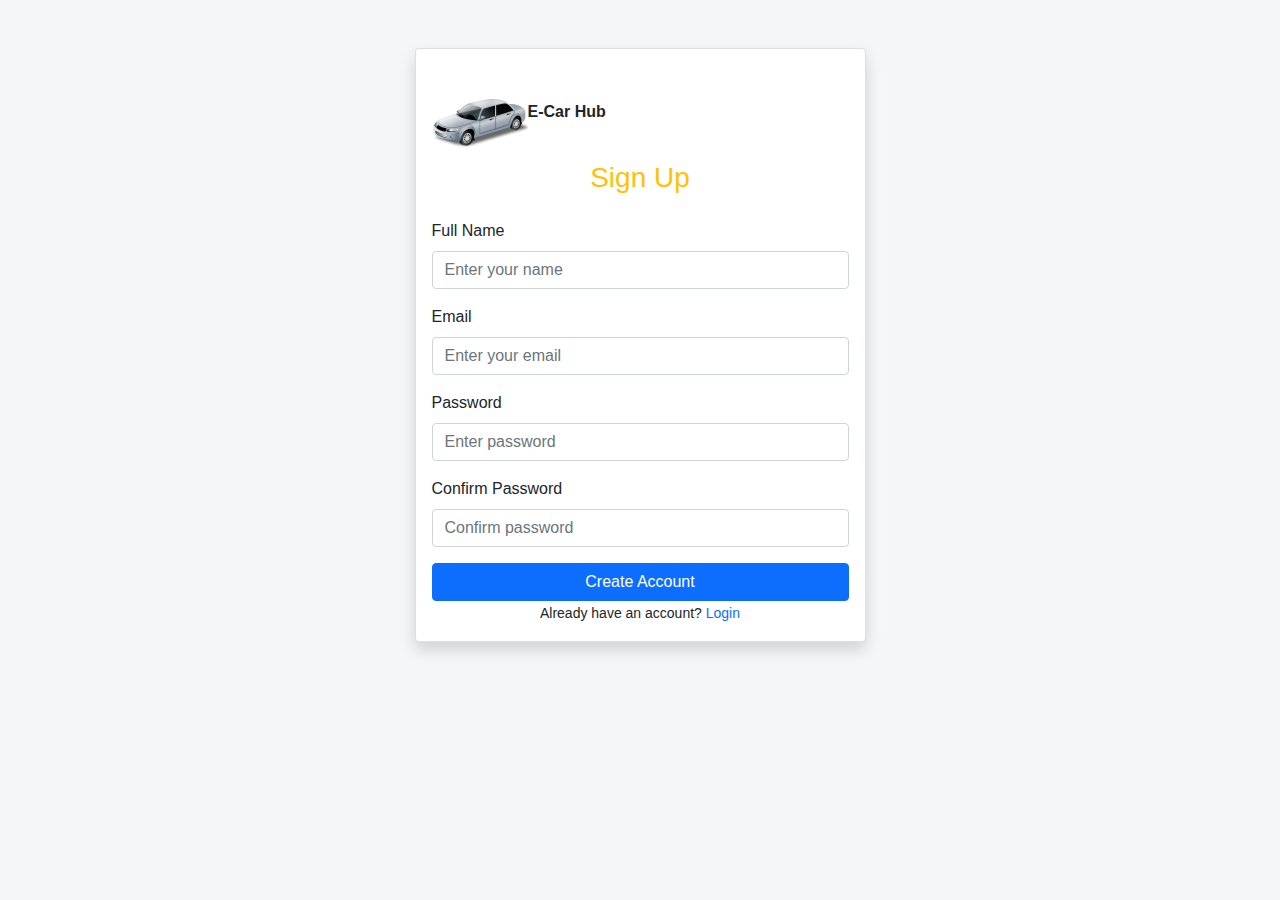
<file: signup.html>
<!DOCTYPE html>
<html lang="en">
<head>
    <meta charset="UTF-8">
    <meta name="viewport" content="width=device-width, initial-scale=1.0">
    <title>Sign up</title>
    <!--bootstrap links -->
    <link rel="stylesheet" href="dist/css/bootstrap.css">
    <!-- script linking -->
    <script src="dist/js/bootstrap.js"></script>
    <!-- css linking style -->
    <link rel="stylesheet" href="style.css">
</head>
<body>
        <div class="container mt-5">
                    <div class="row justify-content-center">
                        <div class="col-md-5">

                            <div class="card shadow">
                                <div class="card-body">
                                <img src="images/Car_Grey.webp" alt="Car_Grey" cklass = "text-center"><b>E-Car Hub</b>
                                    <h3 class="text-center mb-4 text-warning">Sign Up</h3>

                                    <form>
                                        <!-- Name -->
                                        <div class="mb-3">
                                            <label class="form-label">Full Name</label>
                                            <input type="text" class="form-control" placeholder="Enter your name" required>
                                        </div>

                                        <!-- Email -->
                                        <div class="mb-3">
                                            <label class="form-label">Email</label>
                                            <input type="email" class="form-control" placeholder="Enter your email" required>
                                        </div>

                                        <!-- Password -->
                                        <div class="mb-3">
                                            <label class="form-label">Password</label>
                                            <input type="password" class="form-control" placeholder="Enter password" required>
                                        </div>

                                        <!-- Confirm Password -->
                                        <div class="mb-3">
                                            <label class="form-label">Confirm Password</label>
                                            <input type="password" class="form-control" placeholder="Confirm password" required>
                                        </div>

                                        <!-- Button -->
                                        <div class="d-grid">
                                            <button type="submit" class="btn btn-primary">
                                                Create Account
                                            </button>
                                        </div>

                                    </form>
                                    <!-- Login Link -->
                                    <div class="text-center">
                                        <small>
                                        Already have an account? 
                                        <a href="login.html" class="text-decoration-none">Login</a>
                                        </small>
                                    </div>
                                    <!-- login link ends here -->

                                </div>
                            </div>

                        </div>
                    </div>
         </div>
        <!-- sign up form starts here -->        
</body>
</html>
</file>
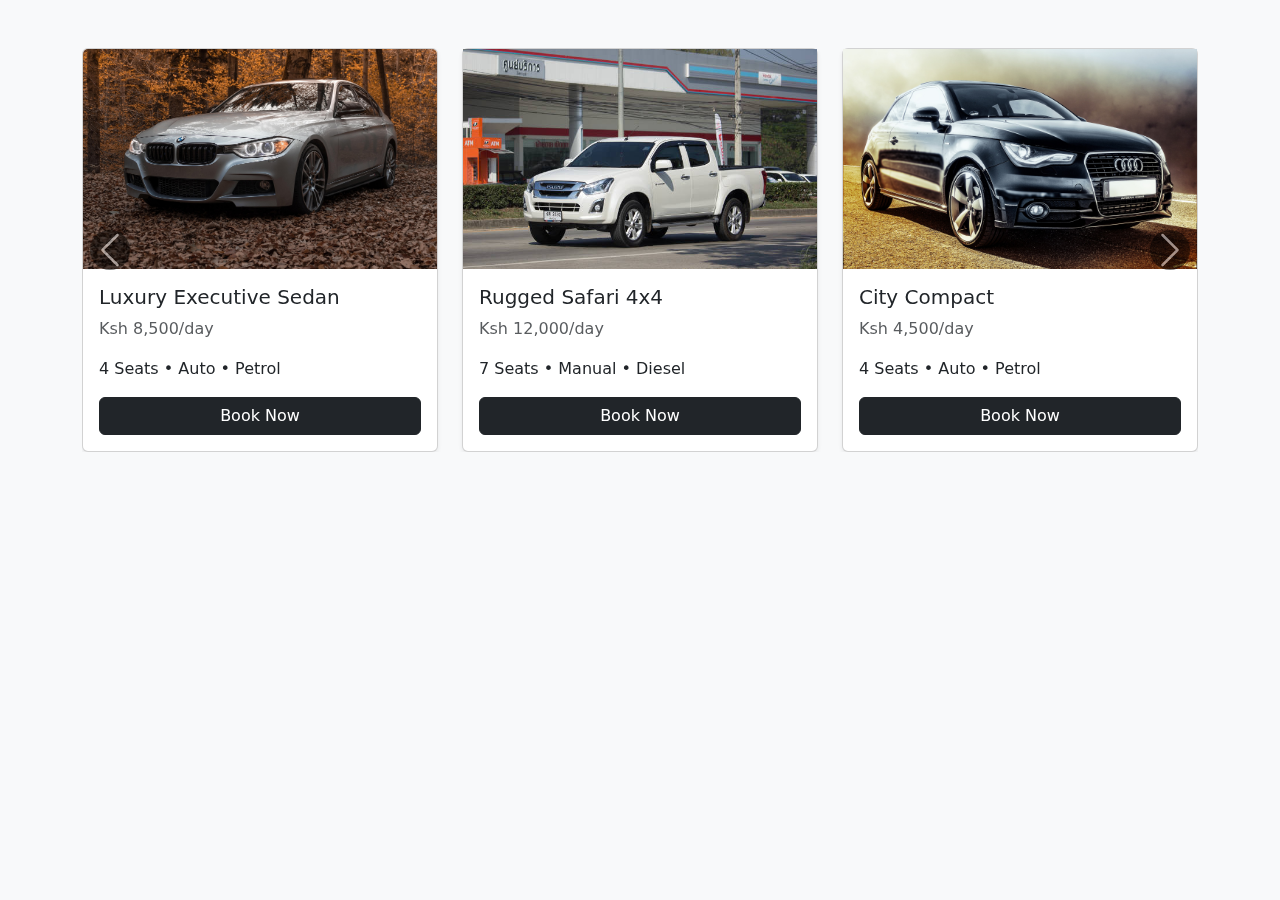
<file: test.html>
<!DOCTYPE html>
<html lang="en">
<head>
<meta charset="UTF-8">
<meta name="viewport" content="width=device-width, initial-scale=1">
<title>Car Carousel</title>

<link href="https://cdn.jsdelivr.net/npm/bootstrap@5.3.2/dist/css/bootstrap.min.css" rel="stylesheet">

<style>
.carousel-item {
  transition: transform 0.6s ease-in-out;
}

.card img {
  height: 220px;
  object-fit: cover;
}

.carousel-control-prev,
.carousel-control-next {
  width: 5%;
}

.carousel-control-prev-icon,
.carousel-control-next-icon {
  background-color: black;
  border-radius: 50%;
  padding: 20px;
}
</style>
</head>
<body class="bg-light p-5">

<div class="container">

<div id="carCarousel" class="carousel slide" data-bs-ride="false">

  <div class="carousel-inner">

    <!-- Slide 1 -->
    <div class="carousel-item active">
      <div class="row">

        <div class="col-md-4">
          <div class="card shadow-sm">
            <img src="images/bmw1.jpg" class="card-img-top">
            <div class="card-body">
              <h5 class="card-title">Luxury Executive Sedan</h5>
              <p class="text-muted">Ksh 8,500/day</p>
              <p>4 Seats • Auto • Petrol</p>
              <button class="btn btn-dark w-100">Book Now</button>
            </div>
          </div>
        </div>

        <div class="col-md-4">
          <div class="card shadow-sm">
            <img src="images/isuzu2.jpg">
            <div class="card-body">
              <h5 class="card-title">Rugged Safari 4x4</h5>
              <p class="text-muted">Ksh 12,000/day</p>
              <p>7 Seats • Manual • Diesel</p>
              <button class="btn btn-dark w-100">Book Now</button>
            </div>
          </div>
        </div>

        <div class="col-md-4">
          <div class="card shadow-sm">
            <img src="images/Audio1.jpg">
            <div class="card-body">
              <h5 class="card-title">City Compact</h5>
              <p class="text-muted">Ksh 4,500/day</p>
              <p>4 Seats • Auto • Petrol</p>
              <button class="btn btn-dark w-100">Book Now</button>
            </div>
          </div>
        </div>

      </div>
    </div>

    <!-- Slide 2 -->
    <div class="carousel-item">
      <div class="row">

        <div class="col-md-4">
          <div class="card shadow-sm">
            <img src="images/ford 3.jpg">
            <div class="card-body">
              <h5 class="card-title">Rugged Safari 4x4</h5>
              <p class="text-muted">Ksh 10,000/day</p>
              <p>7 Seats • Manual • Diesel</p>
              <button class="btn btn-dark w-100">Book Now</button>
            </div>
          </div>
        </div>

        <div class="col-md-4">
          <div class="card shadow-sm">
            <img src="images/subaru1.jpg" class="card-img-top">
            <div class="card-body">
              <h5 class="card-title">City Compact</h5>
              <p class="text-muted">Ksh 4,500/day</p>
              <p>4 Seats • Auto • Petrol</p>
              <button class="btn btn-dark w-100">Book Now</button>
            </div>
          </div>
        </div>

        <div class="col-md-4">
          <div class="card shadow-sm">
            <img src="images/outlander.jpg">
            <div class="card-body">
              <h5 class="card-title">Family SUV</h5>
              <p class="text-muted">Ksh 6,000/day</p>
              <p>7 Seats • Auto • Petrol</p>
              <button class="btn btn-dark w-100">Book Now</button>
            </div>
          </div>
        </div>

      </div>
    </div>

  </div>

  <!-- Controls -->
  <button class="carousel-control-prev" type="button" data-bs-target="#carCarousel" data-bs-slide="prev">
    <span class="carousel-control-prev-icon"></span>
  </button>

  <button class="carousel-control-next" type="button" data-bs-target="#carCarousel" data-bs-slide="next">
    <span class="carousel-control-next-icon"></span>
  </button>

</div>
</div>

<script src="https://cdn.jsdelivr.net/npm/bootstrap@5.3.2/dist/js/bootstrap.bundle.min.js"></script>

</body>
</html>
</file>
<file: style.css>
/* styling btn disable */
#mine {
    background-color: whitesmoke;
    color: brown;
    font-size: large;
    font-weight: 500;
    padding: 10px; 
}

/* hover disply on button explore */
.A1:hover {
    background-color: greenyellow;
}

/* font our fleet */
.A2{
    font-size: 40px;
}
/* hover img */
img:hover{
    transform: scale(1.2);
}

/* expertise section */
.A3{
    font-size: 40px;
    font-weight: 500;
}
.A4{
    font-size: 30px;
    font-weight: 550;
}

/* stlying book app btn */
.A5:hover{
    background-color: greenyellow;
    padding: 5px;   
}

.A6{
    background-color: goldenrod;
    color: blue;
    padding: 5px;
    border-radius: 5px;
    border: 5px;
}

/* Sstlying hit the roaad section */
.A7{
    font-size: 80PX;
    font-weight: 400PX;
}

/* STLYING footer links */
.A8{
    background-color: goldenrod;
    text-decoration: none;
    color: brown;
    padding: 10px 20px;
    border: 4px;
    border-radius: 5px;
    margin: 5px;
    font-family: Georgia, 'Times New Roman', Times, serif;
}
.A8:hover{
   background-color: gainsboro; 
   color: blue;
}


/* Styling the services page */
/* image card overlay */
#A15{
    font-weight: 200PX;
    font-size: 30PX;
    font-family: Georgia, 'Times New Roman', Times, serif;
}

/* image card your journey */
.wheel{
    font-weight: 500;
    font-family: Georgia, 'Times New Roman', Times, serif;
}
/* ends here */

.A16{
    font-display: unset;
    font-size: large;
    font-family: Georgia, 'Times New Roman', Times, serif;
}

/* styling the h1 compressive */
#A17{
    font-size: 30px;
    color: gold;
    font-family: Georgia, 'Times New Roman', Times, serif;
}
#A18{
    font-family: Georgia, 'Times New Roman', Times, serif;
    font-size: 40PX;
    color: blue;
}
#A18:hover{
    color: gold;
}

/* paragraphs */
#A19{
    font-family: Georgia, 'Times New Roman', Times, serif;
    font-size: large;
}

/* speciality detailing */
.h4{
    font-size: 30px;
    font-family: Georgia, 'Times New Roman', Times, serif;
}

/* paragraph */
.par{
    font-family: Georgia, 'Times New Roman', Times, serif;
}
.h1{
    font-family: Georgia, 'Times New Roman', Times, serif;
}

.roof{
    justify-content: center;
    align-content: center;
}

/* styling request services */
#40{
    padding: 12px 32px;
    width: fit-content;
    display: block;
    margin:0 auto;
}


/* custom quote */
/* ===== Scoped Styling Using ID ===== */
#customQuoteCard {
    padding: 80px 20px;
    background-color: #f4f4f4;
}

/* Card Container */
#customQuoteCard .quote-wrapper {
    background: linear-gradient(135deg, #0d1b2a, #1b263b);
    border-radius: 40px;
    padding: 80px 40px;
    text-align: center;
    color: #ffffff;
    max-width: 1200px;
    margin: auto;
}

/* Heading */
#customQuoteCard h1 {
    font-size: 48px;
    font-weight: 700;
    margin-bottom: 20px;
}

/* Paragraph */
#customQuoteCard p {
    font-size: 18px;
    color: #cbd5e1;
    max-width: 750px;
    margin: 0 auto 50px auto;
    line-height: 1.7;
}

/* Buttons Container */
#customQuoteCard .btn-group-custom {
    display: flex;
    justify-content: center;
    gap: 20px;
    flex-wrap: wrap;
}

/* Orange Button */
#customQuoteCard .btn-orange {
    background-color: #ff6b00;
    color: #fff;
    padding: 14px 35px;
    border-radius: 50px;
    font-weight: 600;
    border: none;
    transition: 0.3s ease;
}

#customQuoteCard .btn-orange:hover {
    background-color: #e55f00;
    transform: translateY(-2px);
}

/* Outline Button */
#customQuoteCard .btn-outline-custom {
    padding: 14px 35px;
    border-radius: 50px;
    font-weight: 600;
    border: 1.5px solid #ffffff;
    background: transparent;
    color: #ffffff;
    transition: 0.3s ease;
}

#customQuoteCard .btn-outline-custom:hover {
    background-color: #ffffff;
    color: #0d1b2a;
}

/* Responsive */
@media (max-width: 768px) {
    #customQuoteCard h1 {
        font-size: 32px;
    }

    #customQuoteCard .quote-wrapper {
        padding: 50px 25px;
    }
}
/* stling custom quote ends here */


/* image cards of overlay service styling  */
.services-section::before{
  content:"";
  position:absolute;
  inset:0;
  background:rgba(0,0,0,0.65);
}

.services-content{
  position:relative;
  z-index:2;
  text-align:center;
}

.services-content h1{
  font-size:60px;
  font-weight:800;
  font-family: Georgia, 'Times New Roman', Times, serif;
}

.services-content p{
  max-width:800px;
  margin:auto;
  font-size:18px;
  opacity:0.9;
  font-family: Georgia, 'Times New Roman', Times, serif;
}

.service-card{
  border-radius:15px;
  padding:30px 20px;
  text-align:center;
  background:#f8f9fa;
  height:100%;
  transition:0.3s;
  font-family: Georgia, 'Times New Roman', Times, serif;
}

.service-card:hover{
  transform:translateY(-5px);
  background-color: gold;
  color: #f8f9fa;
}

.service-card i{
  font-size:28px;
  color:#ff6a00;
}

.service-card h5{
  margin-top:15px;
  font-weight:700;
}

.service-card p{
  font-size:14px;
  color:#6c757d;
}

.cards-row{
  margin-top:-70px;
  position:relative;
  z-index:3;
}

/* image card stlying ends here */


body{
  background:#f3f4f6;
}


/* css styling to the caursels cards starts here */
.carousel-item {
  transition: transform 0.6s ease-in-out;
}

.carousel-control-prev,
.carousel-control-next {
  width: 5%;
}

.carousel-control-prev-icon,
.carousel-control-next-icon {
  background-color: black;
  border-radius: 50%;
  padding: 20px;
}
/* card carousel ends here */


/* styling of testmonials */
body{
            background-color: #f5f6f8;
            font-family: 'Segoe UI', sans-serif;
        }

        .section-title-small{
            color: #ff6b00;
            font-weight: 600;
            letter-spacing: 2px;
            font-size: 14px;
        }

        .section-title{
            font-weight: 700;
            font-size: 42px;
            color: #0f172a;
        }

        .title-underline{
            width: 60px;
            height: 4px;
            background: #ff6b00;
            margin: 15px auto 0;
            border-radius: 5px;
        }

        .testimonial-card{
            background: #ffffff;
            border-radius: 20px;
            padding: 30px;
            box-shadow: 0 10px 25px rgba(0,0,0,0.08);
            position: relative;
            height: 100%;
        }

        .stars{
            color: #ff6b00;
            font-size: 18px;
        }

        .quote-icon{
            position: absolute;
            top: 25px;
            right: 25px;
            font-size: 40px;
            color: #e5e7eb;
        }

        .testimonial-text{
            color: #475569;
            font-style: italic;
            margin: 20px 0 30px;
            line-height: 1.6;
        }

        .profile{
            display: flex;
            align-items: center;
            gap: 15px;
        }

        .profile-circle{
            width: 50px;
            height: 50px;
            background: #0f172a;
            color: #ffffff;
            border-radius: 50%;
            display: flex;
            align-items: center;
            justify-content: center;
            font-weight: 600;
        }

        .profile-name{
            font-weight: 600;
            color: #0f172a;
        }

        .profile-role{
            font-size: 14px;
            color: #64748b;
        }
/* stling of testmonials end here */



/* image card sevice for detailing starts here */

/* All styling scoped under this ID only */
#kenyaSection {
    background-color: #f5f6f8;
    font-family: 'Segoe UI', sans-serif;
}

/* Section layout */
#kenyaSection .detail-section {
    min-height: 100vh;
    display: flex;
    align-items: center;
}

/* Text container */
#kenyaSection .detail-text {
    padding: 80px;
}

#kenyaSection .detail-text small {
    color: #ff6b00;
    font-weight: 600;
    letter-spacing: 1px;
}

#kenyaSection .detail-text h1 {
    font-size: 48px;
    font-weight: 700;
    margin: 20px 0;
    color: #0d1b2a;
}

#kenyaSection .detail-text p {
    font-size: 18px;
    color: #5f6c7b;
    line-height: 1.8;
    margin-bottom: 40px;
}

/* Buttons */
#kenyaSection .btn-orange {
    background-color: #ff6b00;
    color: white;
    padding: 12px 30px;
    border-radius: 30px;
    font-weight: 600;
    border: none;
    transition: 0.3s ease;
}

#kenyaSection .btn-orange:hover {
    background-color: #e55f00;
    color: white;
}

#kenyaSection .btn-outline-custom {
    padding: 12px 30px;
    border-radius: 30px;
    font-weight: 600;
    border: 2px solid #0d1b2a;
    color: #0d1b2a;
    background: transparent;
    transition: 0.3s ease;
}

#kenyaSection .btn-outline-custom:hover {
    background-color: #0d1b2a;
    color: white;
}

/* Image */
#kenyaSection .detail-image {
    height: 100vh;
    background: url('https://images.unsplash.com/photo-1605559424843-9e4c228bf1c2') center center/cover no-repeat;
    border-radius: 80%;
}

/* Responsive */
@media (max-width: 992px) {
    #kenyaSection .detail-text {
        padding: 40px;
    }

    #kenyaSection .detail-image {
        height: 400px;
    }
}
/* image services ends here */
</file>
